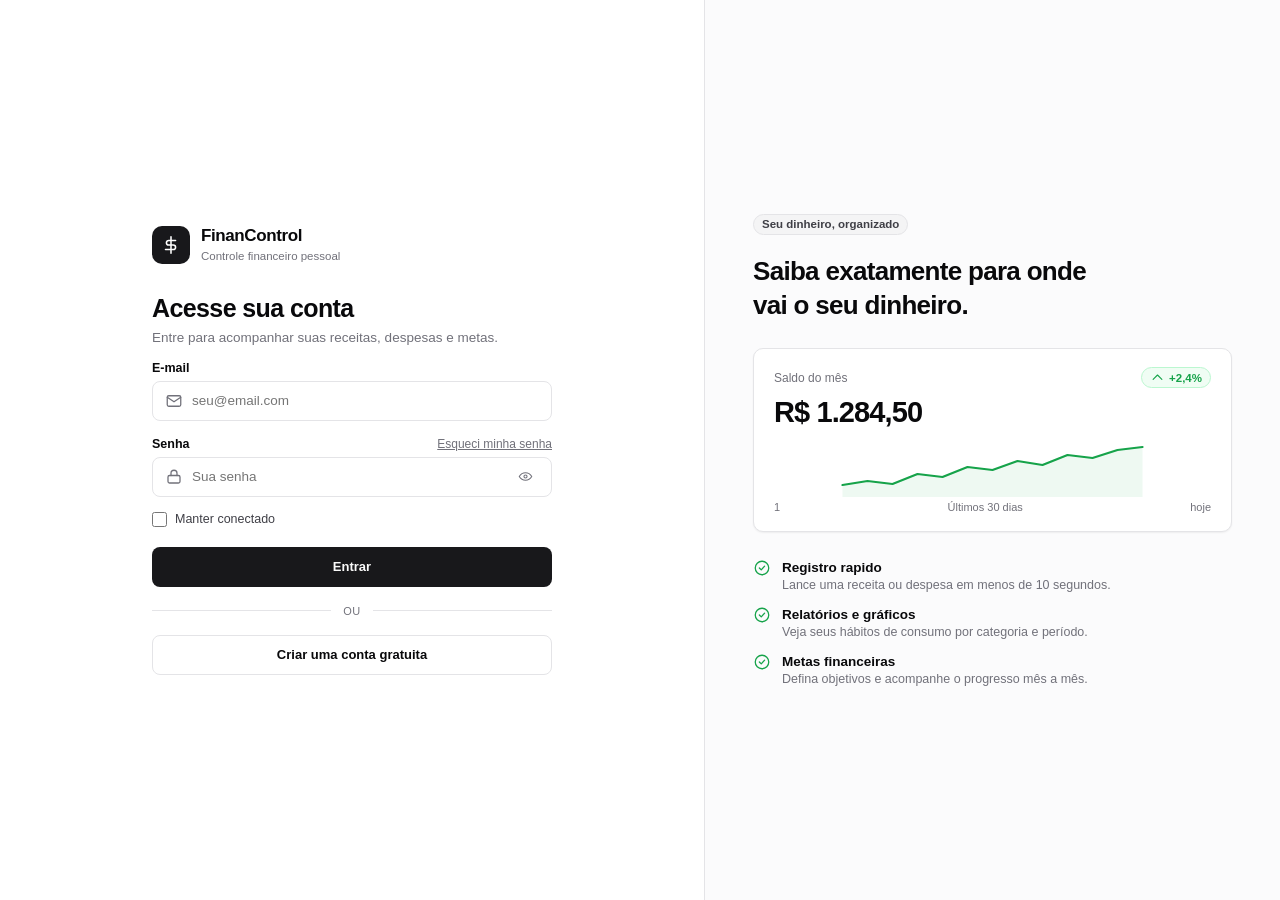
<file: index.html>
<!DOCTYPE html>
<html lang="pt-BR">
<head>
  <meta charset="UTF-8">
  <meta name="viewport" content="width=device-width, initial-scale=1.0">
  <title>Entrar | FinanControl</title>
  <meta name="description" content="FinanControl - aplicativo de controle financeiro pessoal.">
  <link rel="icon" href="assets/favicon.svg" type="image/svg+xml">
  <link rel="stylesheet" href="css/style.css">
</head>
<body>

  <main class="acesso">
    <!-- ----------------------------------------- formulario de acesso -->
    <section class="acesso-form">
      <div class="caixa">

        <div class="marca">
          <div class="simbolo">
            <svg class="icone icone-g" viewBox="0 0 24 24">
              <path d="M12 3v18M17 7H9.5a2.5 2.5 0 0 0 0 5h5a2.5 2.5 0 0 1 0 5H6"/>
            </svg>
          </div>
          <div>
            <b>FinanControl</b>
            <small>Controle financeiro pessoal</small>
          </div>
        </div>

        <h1 class="titulo">Acesse sua conta</h1>
        <p class="subtitulo">Entre para acompanhar suas receitas, despesas e metas.</p>

        <form id="form-login" novalidate>
          <div class="campo">
            <label for="email">E-mail</label>
            <div class="entrada">
              <svg class="icone" viewBox="0 0 24 24">
                <rect x="3" y="5" width="18" height="14" rx="2"/><path d="m3 7 9 6 9-6"/>
              </svg>
              <input type="email" id="email" name="email" placeholder="seu@email.com"
                     autocomplete="email" required>
            </div>
          </div>

          <div class="campo">
            <div class="campo-topo">
              <label for="senha">Senha</label>
              <a href="#" id="link-senha">Esqueci minha senha</a>
            </div>
            <div class="entrada">
              <svg class="icone" viewBox="0 0 24 24">
                <rect x="4" y="10" width="16" height="10" rx="2"/><path d="M8 10V7a4 4 0 0 1 8 0v3"/>
              </svg>
              <input type="password" id="senha" name="senha" placeholder="Sua senha"
                     autocomplete="current-password" required>
              <button type="button" class="botao-icone" id="ver-senha" title="Mostrar senha">
                <svg class="icone icone-p" viewBox="0 0 24 24">
                  <path d="M2 12s3.6-6 10-6 10 6 10 6-3.6 6-10 6S2 12 2 12z"/><circle cx="12" cy="12" r="2.5"/>
                </svg>
              </button>
            </div>
          </div>

          <label class="marcador">
            <input type="checkbox" id="lembrar">
            <span>Manter conectado</span>
          </label>

          <p class="aviso" id="aviso" role="alert"></p>

          <button type="submit" class="botao botao-primario botao-largo" style="margin-top:20px">
            Entrar
          </button>
        </form>

        <div class="divisor"><span>ou</span></div>
        <a href="cadastro.html" class="botao botao-contorno botao-largo">Criar uma conta gratuita</a>
      </div>
    </section>

    <!-- ------------------------------------------------ painel lateral -->
    <aside class="acesso-lado">
      <span class="etiqueta" style="align-self:flex-start;margin-bottom:20px">Seu dinheiro, organizado</span>
      <h2 style="font-size:26px;font-weight:700;letter-spacing:-.7px;line-height:1.3">
        Saiba exatamente para onde<br>vai o seu dinheiro.
      </h2>

      <div class="cartao" style="margin-top:26px;padding:18px 20px">
        <div style="display:flex;align-items:center;justify-content:space-between">
          <span style="font-size:12px;color:var(--texto-suave)">Saldo do mês</span>
          <span class="etiqueta etiqueta-positiva">
            <svg class="icone icone-p" viewBox="0 0 24 24"><path d="m5 15 7-7 7 7"/></svg>+2,4%
          </span>
        </div>
        <div style="font-size:29px;font-weight:700;letter-spacing:-.9px;margin-top:8px">R$ 1.284,50</div>
        <svg viewBox="0 0 300 56" style="width:100%;height:56px;margin-top:12px" aria-hidden="true">
          <polygon points="0,44 25,40 50,43 75,33 100,36 125,26 150,29 175,20 200,24 225,14 250,17 275,9 300,6 300,56 0,56"
                   fill="#16a34a" opacity=".07"/>
          <polyline points="0,44 25,40 50,43 75,33 100,36 125,26 150,29 175,20 200,24 225,14 250,17 275,9 300,6"
                    fill="none" stroke="#16a34a" stroke-width="2.2" stroke-linecap="round" stroke-linejoin="round"/>
        </svg>
        <div class="eixo-legenda"><span>1</span><span>Últimos 30 dias</span><span>hoje</span></div>
      </div>

      <ul style="list-style:none;display:flex;flex-direction:column;gap:13px;margin-top:26px">
        <li style="display:flex;gap:11px;align-items:flex-start">
          <svg class="icone" viewBox="0 0 24 24" style="color:var(--positivo);margin-top:1px">
            <circle cx="12" cy="12" r="9"/><path d="m8.5 12 2.5 2.5 4.5-5"/>
          </svg>
          <div>
            <b style="font-size:13.5px">Registro rapido</b>
            <p style="font-size:12.5px;color:var(--texto-suave);margin-top:2px">
              Lance uma receita ou despesa em menos de 10 segundos.</p>
          </div>
        </li>
        <li style="display:flex;gap:11px;align-items:flex-start">
          <svg class="icone" viewBox="0 0 24 24" style="color:var(--positivo);margin-top:1px">
            <circle cx="12" cy="12" r="9"/><path d="m8.5 12 2.5 2.5 4.5-5"/>
          </svg>
          <div>
            <b style="font-size:13.5px">Relatórios e gráficos</b>
            <p style="font-size:12.5px;color:var(--texto-suave);margin-top:2px">
              Veja seus hábitos de consumo por categoria e período.</p>
          </div>
        </li>
        <li style="display:flex;gap:11px;align-items:flex-start">
          <svg class="icone" viewBox="0 0 24 24" style="color:var(--positivo);margin-top:1px">
            <circle cx="12" cy="12" r="9"/><path d="m8.5 12 2.5 2.5 4.5-5"/>
          </svg>
          <div>
            <b style="font-size:13.5px">Metas financeiras</b>
            <p style="font-size:12.5px;color:var(--texto-suave);margin-top:2px">
              Defina objetivos e acompanhe o progresso mês a mês.</p>
          </div>
        </li>
      </ul>
    </aside>
  </main>

  <script src="js/config.js"></script>
  <script src="js/dados.js"></script>
  <script src="js/login.js"></script>
</body>
</html>
</file>
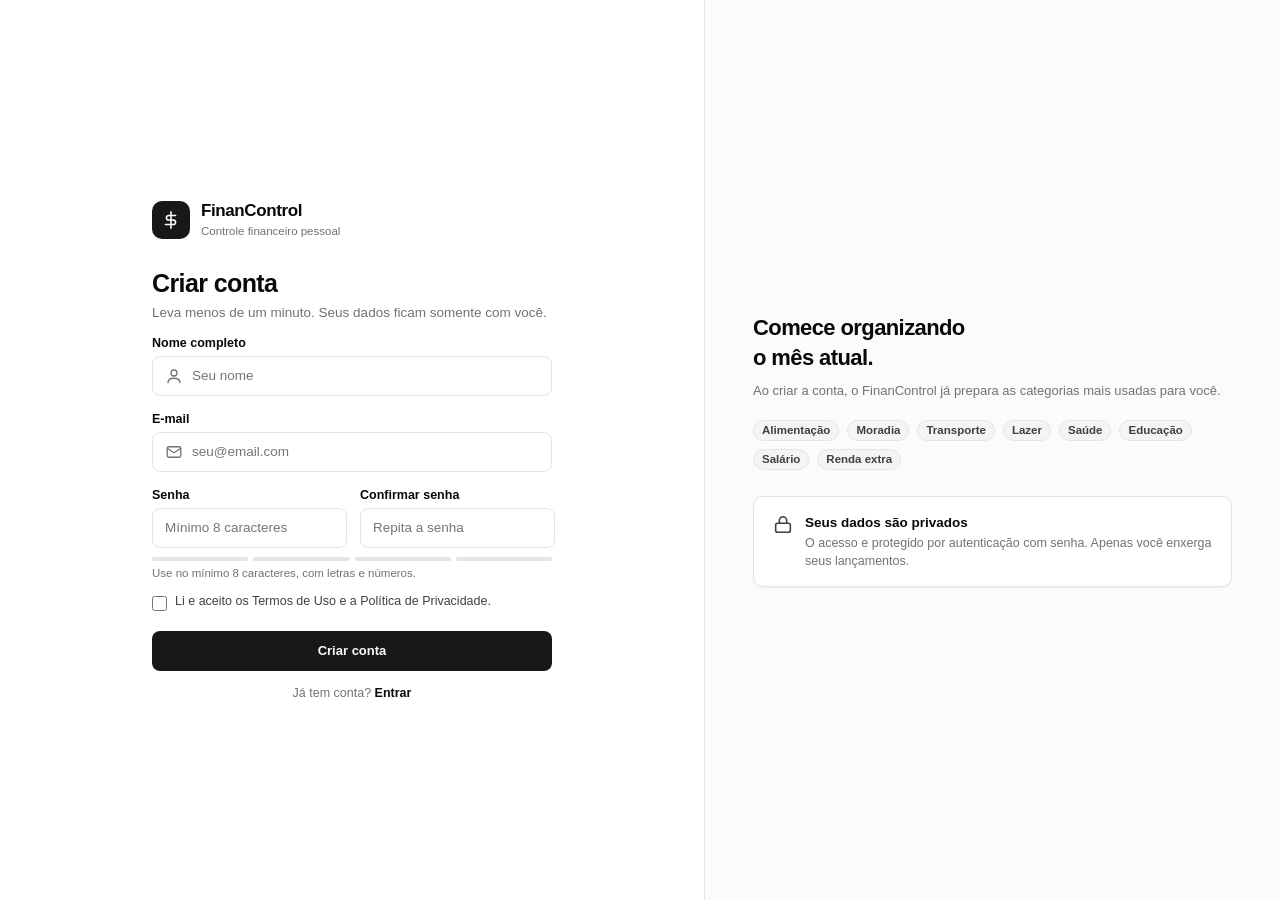
<file: cadastro.html>
<!DOCTYPE html>
<html lang="pt-BR">
<head>
  <meta charset="UTF-8">
  <meta name="viewport" content="width=device-width, initial-scale=1.0">
  <title>Criar conta | FinanControl</title>
  <link rel="icon" href="assets/favicon.svg" type="image/svg+xml">
  <link rel="stylesheet" href="css/style.css">
</head>
<body>

  <main class="acesso">
    <section class="acesso-form">
      <div class="caixa">

        <div class="marca">
          <div class="simbolo">
            <svg class="icone icone-g" viewBox="0 0 24 24">
              <path d="M12 3v18M17 7H9.5a2.5 2.5 0 0 0 0 5h5a2.5 2.5 0 0 1 0 5H6"/>
            </svg>
          </div>
          <div>
            <b>FinanControl</b>
            <small>Controle financeiro pessoal</small>
          </div>
        </div>

        <h1 class="titulo">Criar conta</h1>
        <p class="subtitulo">Leva menos de um minuto. Seus dados ficam somente com você.</p>

        <form id="form-cadastro" novalidate>
          <div class="campo">
            <label for="nome">Nome completo</label>
            <div class="entrada">
              <svg class="icone" viewBox="0 0 24 24">
                <circle cx="12" cy="8" r="4"/><path d="M4 21c0-4 3.6-6 8-6s8 2 8 6"/>
              </svg>
              <input type="text" id="nome" name="nome" placeholder="Seu nome" autocomplete="name" required>
            </div>
          </div>

          <div class="campo">
            <label for="email">E-mail</label>
            <div class="entrada">
              <svg class="icone" viewBox="0 0 24 24">
                <rect x="3" y="5" width="18" height="14" rx="2"/><path d="m3 7 9 6 9-6"/>
              </svg>
              <input type="email" id="email" name="email" placeholder="seu@email.com" autocomplete="email" required>
            </div>
          </div>

          <div class="linha-2">
            <div class="campo">
              <label for="senha">Senha</label>
              <div class="entrada">
                <input type="password" id="senha" name="senha" placeholder="Mínimo 8 caracteres"
                       autocomplete="new-password" required>
              </div>
            </div>
            <div class="campo">
              <label for="confirmar">Confirmar senha</label>
              <div class="entrada">
                <input type="password" id="confirmar" name="confirmar" placeholder="Repita a senha"
                       autocomplete="new-password" required>
              </div>
            </div>
          </div>

          <!-- indicador visual da força da senha (RN02) -->
          <div style="display:flex;gap:5px;margin-top:9px" id="forca">
            <div style="flex:1;height:4px;border-radius:2px;background:var(--borda)"></div>
            <div style="flex:1;height:4px;border-radius:2px;background:var(--borda)"></div>
            <div style="flex:1;height:4px;border-radius:2px;background:var(--borda)"></div>
            <div style="flex:1;height:4px;border-radius:2px;background:var(--borda)"></div>
          </div>
          <p style="font-size:11.5px;color:var(--texto-suave);margin-top:6px" id="forca-texto">
            Use no mínimo 8 caracteres, com letras e números.
          </p>

          <label class="marcador" style="align-items:flex-start">
            <input type="checkbox" id="termos" style="margin-top:2px">
            <span>Li e aceito os Termos de Uso e a Política de Privacidade.</span>
          </label>

          <p class="aviso" id="aviso" role="alert"></p>

          <button type="submit" class="botao botao-primario botao-largo" style="margin-top:20px">
            Criar conta
          </button>
        </form>

        <p style="font-size:12.5px;color:var(--texto-suave);text-align:center;margin-top:15px">
          Já tem conta? <a href="index.html" style="color:var(--texto);font-weight:600">Entrar</a>
        </p>
      </div>
    </section>

    <aside class="acesso-lado">
      <h2 style="font-size:22px;font-weight:700;letter-spacing:-.6px;line-height:1.35">
        Comece organizando<br>o mês atual.
      </h2>
      <p style="font-size:13px;color:var(--texto-suave);margin-top:10px">
        Ao criar a conta, o FinanControl já prepara as categorias mais usadas para você.
      </p>
      <div style="display:flex;flex-wrap:wrap;gap:8px;margin-top:22px">
        <span class="etiqueta">Alimentação</span><span class="etiqueta">Moradia</span>
        <span class="etiqueta">Transporte</span><span class="etiqueta">Lazer</span>
        <span class="etiqueta">Saúde</span><span class="etiqueta">Educação</span>
        <span class="etiqueta">Salário</span><span class="etiqueta">Renda extra</span>
      </div>

      <div class="cartao" style="margin-top:26px;padding:16px 18px">
        <div style="display:flex;gap:11px;align-items:flex-start">
          <svg class="icone icone-g" viewBox="0 0 24 24" style="color:#3f3f46;margin-top:1px">
            <rect x="4" y="10" width="16" height="10" rx="2"/><path d="M8 10V7a4 4 0 0 1 8 0v3"/>
          </svg>
          <div>
            <b style="font-size:13.5px">Seus dados são privados</b>
            <p style="font-size:12.5px;color:var(--texto-suave);margin-top:3px;line-height:1.45">
              O acesso e protegido por autenticação com senha. Apenas você enxerga seus lançamentos.
            </p>
          </div>
        </div>
      </div>
    </aside>
  </main>

  <script src="js/config.js"></script>
  <script src="js/dados.js"></script>
  <script src="js/cadastro.js"></script>
</body>
</html>
</file>
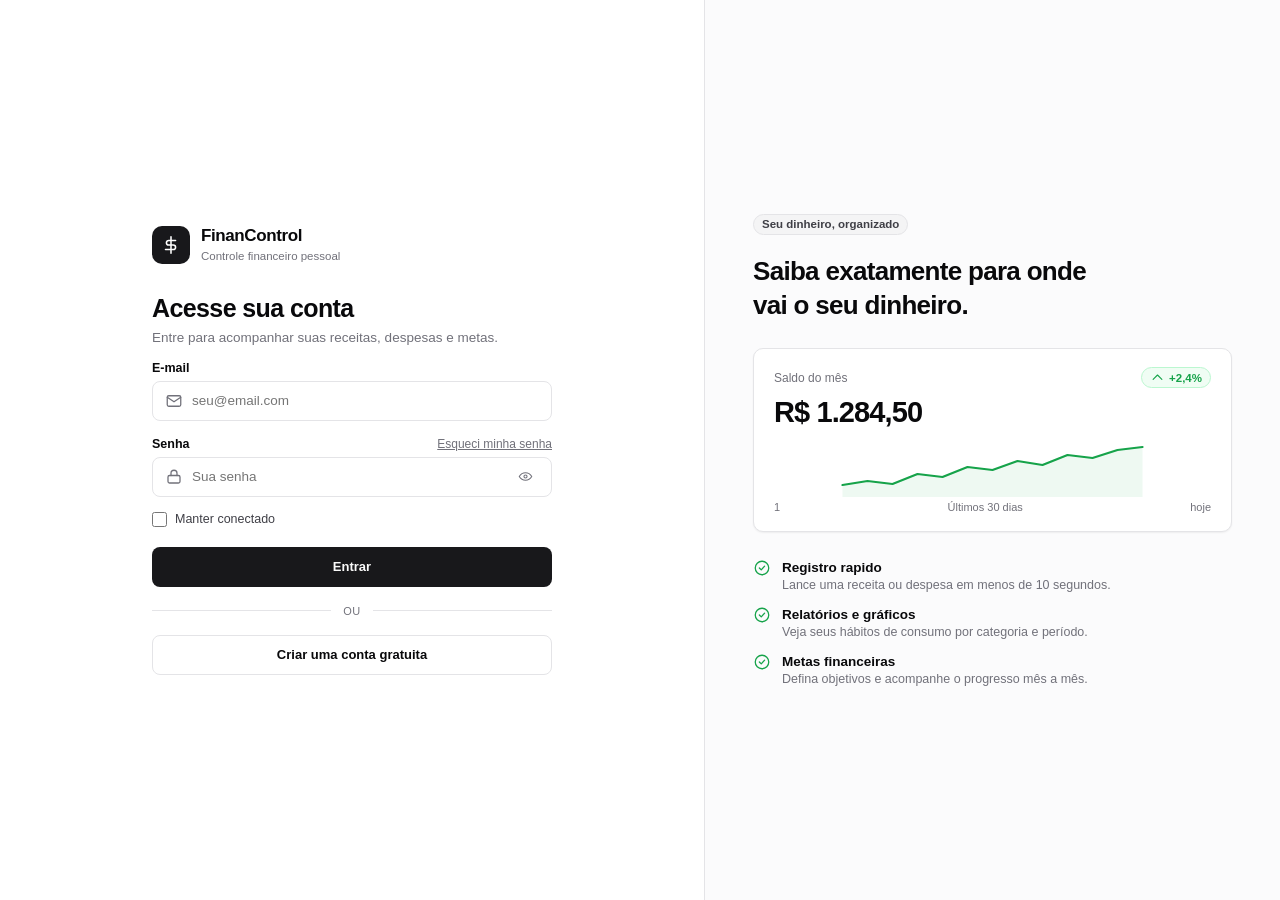
<file: categorias.html>
<!DOCTYPE html>
<html lang="pt-BR">
<head>
  <meta charset="UTF-8">
  <meta name="viewport" content="width=device-width, initial-scale=1.0">
  <title>Categorias | FinanControl</title>
  <link rel="icon" href="assets/favicon.svg" type="image/svg+xml">
  <link rel="stylesheet" href="css/style.css">
</head>
<body>

  <div class="layout">
    <aside class="menu-lateral" id="menu-lateral"></aside>

    <div class="conteudo">
      <header class="barra-topo">
        <div>
          <h1>Categorias</h1>
          <p class="contexto" id="contexto">Carregando...</p>
        </div>
        <div class="acoes-topo">
          <button class="botao botao-primario" id="btn-nova">
            <svg class="icone icone-p" viewBox="0 0 24 24"><path d="M12 5v14M5 12h14"/></svg>
            Nova categoria
          </button>
        </div>
      </header>

      <main class="corpo">
        <section class="grade-2">
          <article class="cartao">
            <div class="cartao-topo" style="padding-bottom:12px">
              <div>
                <div class="cartao-titulo">Categorias de receita</div>
                <div class="cartao-desc" id="resumo-receita">--</div>
              </div>
              <button class="botao botao-contorno botao-p" data-nova="receita">
                <svg class="icone icone-p" viewBox="0 0 24 24"><path d="M12 5v14M5 12h14"/></svg>
                Adicionar
              </button>
            </div>
            <table>
              <thead>
                <tr>
                  <th>Nome</th>
                  <th style="text-align:right">Lançamentos</th>
                  <th style="width:70px"></th>
                </tr>
              </thead>
              <tbody id="lista-receita"></tbody>
            </table>
          </article>

          <article class="cartao">
            <div class="cartao-topo" style="padding-bottom:12px">
              <div>
                <div class="cartao-titulo">Categorias de despesa</div>
                <div class="cartao-desc" id="resumo-despesa">--</div>
              </div>
              <button class="botao botao-contorno botao-p" data-nova="despesa">
                <svg class="icone icone-p" viewBox="0 0 24 24"><path d="M12 5v14M5 12h14"/></svg>
                Adicionar
              </button>
            </div>
            <table>
              <thead>
                <tr>
                  <th>Nome</th>
                  <th style="text-align:right">Lançamentos</th>
                  <th style="width:70px"></th>
                </tr>
              </thead>
              <tbody id="lista-despesa"></tbody>
            </table>
          </article>
        </section>

        <p class="nota-rodape">
          Categorias com lançamentos não podem ser excluídas, para não deixar registros sem
          classificação. Se precisar, renomeie a categoria.
        </p>
      </main>
    </div>
  </div>

  <!-- ========================= modal de categoria ======================== -->
  <div class="fundo-modal" id="modal">
    <div class="modal" role="dialog" aria-modal="true" aria-labelledby="modal-titulo">
      <div class="modal-topo">
        <div>
          <h3 id="modal-titulo">Nova categoria</h3>
          <p id="modal-desc">Organize seus lançamentos do jeito que preferir.</p>
        </div>
        <button class="fechar" id="btn-fechar" aria-label="Fechar">
          <svg class="icone" viewBox="0 0 24 24"><path d="M6 6l12 12M18 6 6 18"/></svg>
        </button>
      </div>

      <form id="form-categoria" novalidate>
        <input type="hidden" id="id">

        <div class="seletor-tipo" id="seletor-tipo">
          <button type="button" id="aba-receita">Receita</button>
          <button type="button" id="aba-despesa" class="ativo">Despesa</button>
        </div>

        <div class="campo">
          <label for="nome">Nome da categoria</label>
          <div class="entrada">
            <input type="text" id="nome" maxlength="40" placeholder="Ex.: Pets, Academia, Assinaturas" required>
          </div>
        </div>

        <p class="aviso" id="aviso" role="alert"></p>

        <div class="botoes-modal">
          <button type="button" class="botao botao-contorno" id="btn-cancelar">Cancelar</button>
          <button type="submit" class="botao botao-primario">Salvar categoria</button>
        </div>
      </form>
    </div>
  </div>

  <script src="js/config.js"></script>
  <script src="js/dados.js"></script>
  <script src="js/comum.js"></script>
  <script src="js/categorias.js"></script>
</body>
</html>
</file>
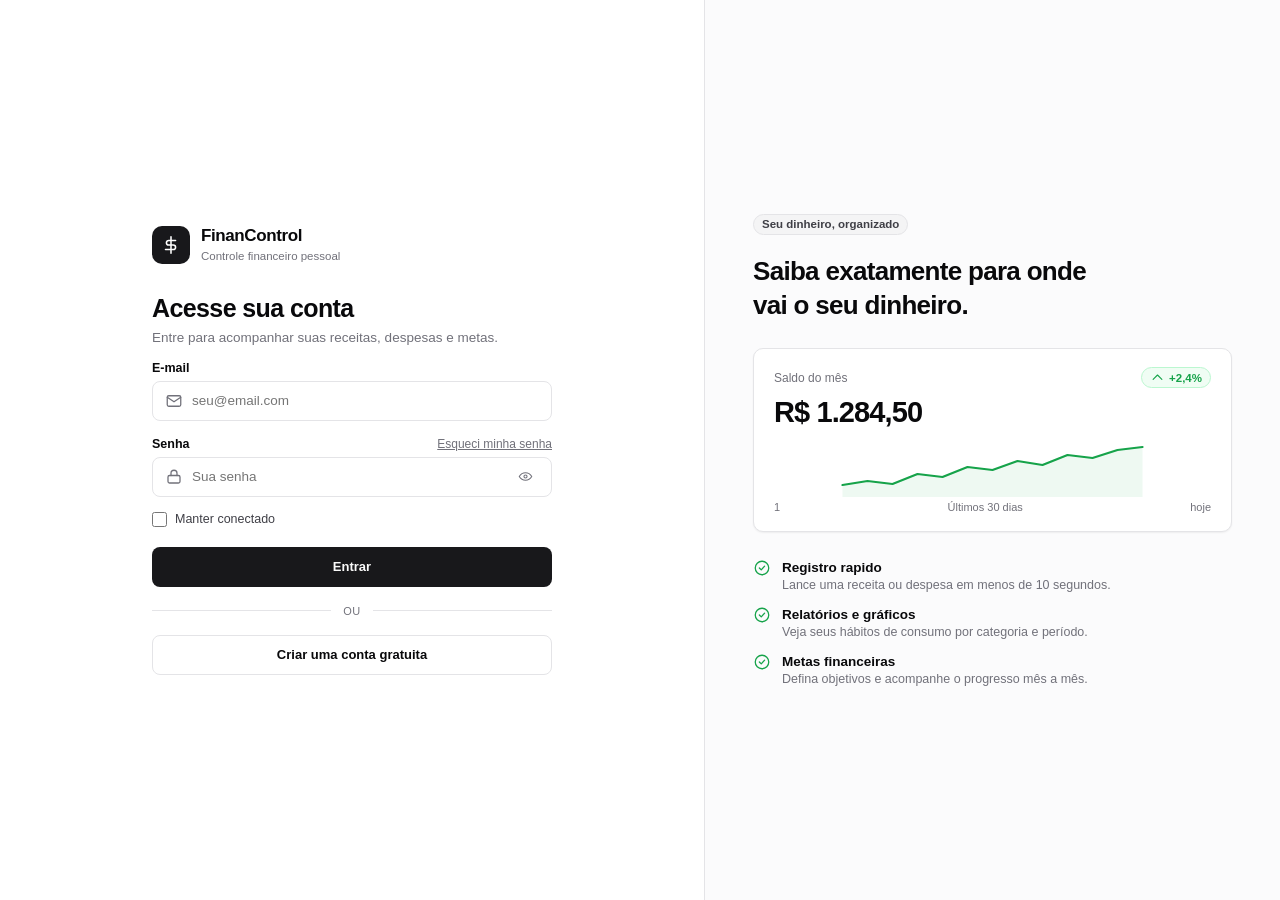
<file: lancamentos.html>
<!DOCTYPE html>
<html lang="pt-BR">
<head>
  <meta charset="UTF-8">
  <meta name="viewport" content="width=device-width, initial-scale=1.0">
  <title>Lançamentos | FinanControl</title>
  <link rel="icon" href="assets/favicon.svg" type="image/svg+xml">
  <link rel="stylesheet" href="css/style.css">
</head>
<body>

  <div class="layout">
    <aside class="menu-lateral" id="menu-lateral"></aside>

    <div class="conteudo">
      <header class="barra-topo">
        <div>
          <h1>Lançamentos</h1>
          <p class="contexto" id="contexto">Carregando...</p>
        </div>
        <div class="acoes-topo">
          <label class="botao botao-contorno" for="mes" style="gap:7px">
            <svg class="icone icone-p" viewBox="0 0 24 24">
              <rect x="3" y="5" width="18" height="16" rx="2"/><path d="M8 3v4M16 3v4M3 10h18"/>
            </svg>
            <input type="month" id="mes" style="border:0;outline:0;font:inherit;font-weight:600;background:transparent">
          </label>
          <button class="botao botao-primario" id="btn-novo">
            <svg class="icone icone-p" viewBox="0 0 24 24"><path d="M12 5v14M5 12h14"/></svg>
            Novo lançamento
          </button>
        </div>
      </header>

      <main class="corpo">
        <!-- filtros -->
        <div style="display:flex;gap:9px;margin-bottom:13px;flex-wrap:wrap">
          <div class="entrada" style="flex:1;min-width:220px;height:36px">
            <svg class="icone icone-p" viewBox="0 0 24 24">
              <circle cx="11" cy="11" r="7"/><path d="m20 20-3.5-3.5"/>
            </svg>
            <input type="search" id="busca" placeholder="Buscar por descrição ou categoria...">
          </div>
          <div class="entrada" style="height:36px;width:170px">
            <select id="filtro-tipo">
              <option value="">Todos os tipos</option>
              <option value="receita">Somente receitas</option>
              <option value="despesa">Somente despesas</option>
            </select>
          </div>
        </div>

        <section class="cartao">
          <table>
            <thead>
              <tr>
                <th>Data</th>
                <th style="width:34%">Descrição</th>
                <th>Categoria</th>
                <th>Forma de pagamento</th>
                <th style="text-align:right">Valor</th>
                <th style="width:70px"></th>
              </tr>
            </thead>
            <tbody id="lista"></tbody>
          </table>
          <div class="cartao-rodape" id="totalizador">--</div>
        </section>
      </main>
    </div>
  </div>

  <!-- ============================ modal de lançamento ============================ -->
  <div class="fundo-modal" id="modal">
    <div class="modal" role="dialog" aria-modal="true" aria-labelledby="modal-titulo">
      <div class="modal-topo">
        <div>
          <h3 id="modal-titulo">Novo lançamento</h3>
          <p>Registre uma receita ou despesa do mês.</p>
        </div>
        <button class="fechar" id="btn-fechar" aria-label="Fechar">
          <svg class="icone" viewBox="0 0 24 24"><path d="M6 6l12 12M18 6 6 18"/></svg>
        </button>
      </div>

      <form id="form-lancamento" novalidate>
        <input type="hidden" id="id">

        <div class="seletor-tipo">
          <button type="button" data-tipo="receita" id="aba-receita">
            <svg class="icone icone-p" viewBox="0 0 24 24"><path d="M12 19V5M5 12l7-7 7 7"/></svg>Receita
          </button>
          <button type="button" data-tipo="despesa" id="aba-despesa">
            <svg class="icone icone-p" viewBox="0 0 24 24" style="color:var(--negativo)">
              <path d="M12 5v14M5 12l7 7 7-7"/></svg>Despesa
          </button>
        </div>

        <div class="campo">
          <label for="valor">Valor</label>
          <div class="entrada alta">
            <span class="prefixo">R$</span>
            <input type="number" id="valor" step="0.01" min="0.01" placeholder="0,00" required>
          </div>
        </div>

        <div class="linha-2" style="margin-top:14px">
          <div class="campo" style="margin-top:0">
            <label for="data">Data</label>
            <div class="entrada">
              <input type="date" id="data" required>
            </div>
          </div>
          <div class="campo" style="margin-top:0">
            <label for="categoria">Categoria</label>
            <div class="entrada">
              <select id="categoria" required></select>
            </div>
          </div>
        </div>

        <div class="campo">
          <label for="descricao">Descrição</label>
          <div class="entrada">
            <input type="text" id="descricao" maxlength="80" placeholder="Ex.: Supermercado" required>
          </div>
        </div>

        <div class="campo" id="bloco-pagamento">
          <label for="pagamento">Forma de pagamento</label>
          <div class="entrada">
            <select id="pagamento"></select>
          </div>
        </div>

        <label class="marcador">
          <input type="checkbox" id="fixa">
          <span id="texto-fixa">Marcar como despesa fixa (repete todo mês)</span>
        </label>

        <p class="aviso" id="aviso" role="alert"></p>

        <div class="botoes-modal">
          <button type="button" class="botao botao-contorno" id="btn-cancelar">Cancelar</button>
          <button type="submit" class="botao botao-primario">Salvar lançamento</button>
        </div>
      </form>
    </div>
  </div>

  <script src="js/config.js"></script>
  <script src="js/dados.js"></script>
  <script src="js/comum.js"></script>
  <script src="js/lancamentos.js"></script>
</body>
</html>
</file>
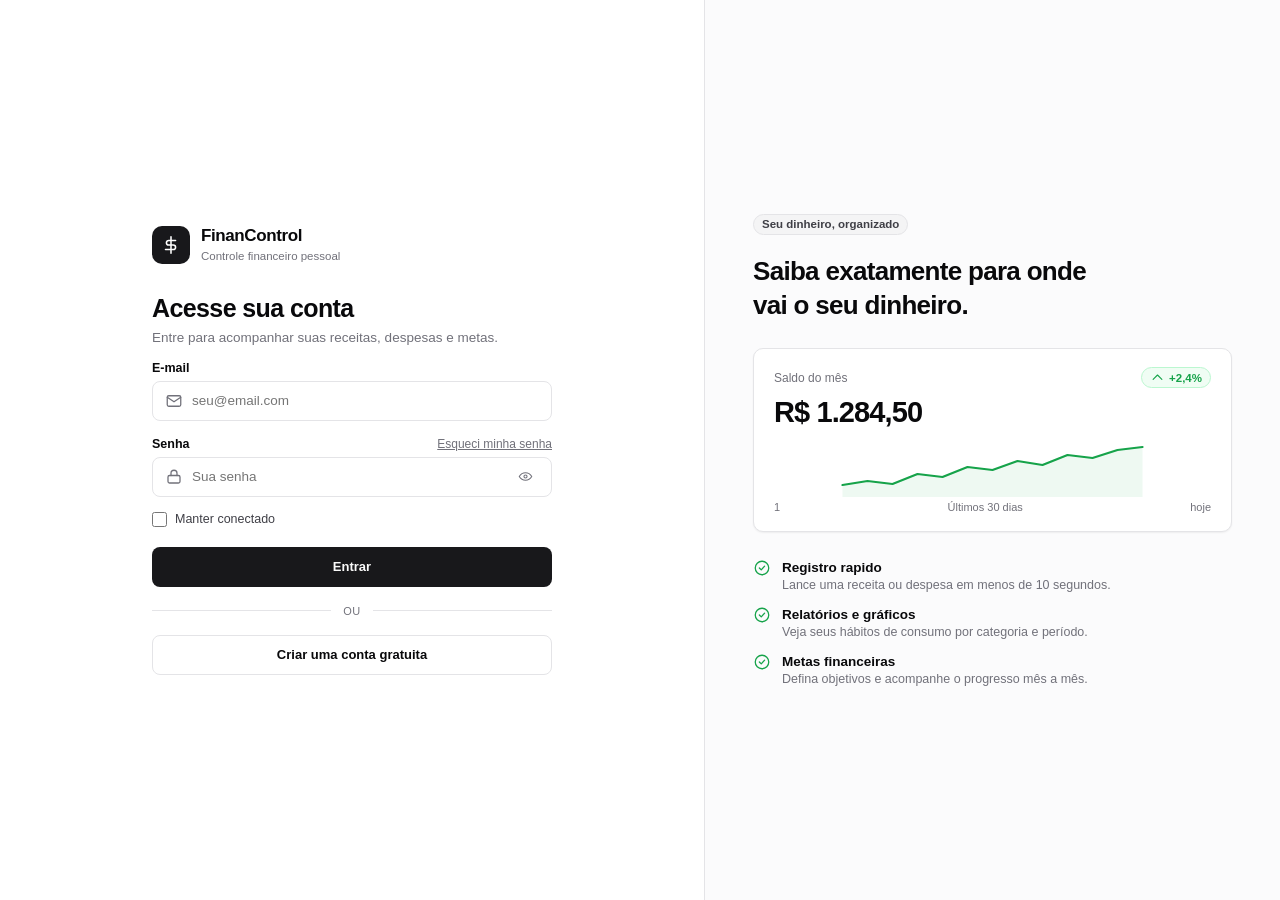
<file: metas.html>
<!DOCTYPE html>
<html lang="pt-BR">
<head>
  <meta charset="UTF-8">
  <meta name="viewport" content="width=device-width, initial-scale=1.0">
  <title>Metas | FinanControl</title>
  <link rel="icon" href="assets/favicon.svg" type="image/svg+xml">
  <link rel="stylesheet" href="css/style.css">
</head>
<body>

  <div class="layout">
    <aside class="menu-lateral" id="menu-lateral"></aside>

    <div class="conteudo">
      <header class="barra-topo">
        <div>
          <h1>Metas financeiras</h1>
          <p class="contexto" id="contexto">Carregando...</p>
        </div>
        <div class="acoes-topo">
          <button class="botao botao-primario" id="btn-nova">
            <svg class="icone icone-p" viewBox="0 0 24 24"><path d="M12 5v14M5 12h14"/></svg>
            Nova meta
          </button>
        </div>
      </header>

      <main class="corpo">
        <section class="grade-3">
          <article class="cartao indicador">
            <div class="rotulo">Total guardado</div>
            <div class="valor" id="total-guardado">R$ 0,00</div>
            <div class="compara" id="info-guardado">--</div>
          </article>
          <article class="cartao indicador">
            <div class="rotulo">Meta mais próxima</div>
            <div class="valor" style="font-size:19px" id="mais-proxima">--</div>
            <div class="compara" id="info-proxima">--</div>
          </article>
          <article class="cartao indicador">
            <div class="rotulo">Objetivo total</div>
            <div class="valor" id="objetivo-total">R$ 0,00</div>
            <div class="compara" id="info-objetivo">--</div>
          </article>
        </section>

        <section class="cartao" style="margin-top:14px">
          <div class="cartao-topo" style="padding-bottom:12px">
            <div>
              <div class="cartao-titulo">Minhas metas</div>
              <div class="cartao-desc" id="resumo-metas">--</div>
            </div>
          </div>
          <table>
            <thead>
              <tr>
                <th style="width:30%">Meta</th>
                <th style="width:24%">Progresso</th>
                <th style="text-align:right">Acumulado</th>
                <th style="text-align:right">Objetivo</th>
                <th>Prazo</th>
                <th>Situação</th>
                <th style="width:70px"></th>
              </tr>
            </thead>
            <tbody id="lista"></tbody>
          </table>
        </section>
      </main>
    </div>
  </div>

  <!-- =========================== modal de meta =========================== -->
  <div class="fundo-modal" id="modal">
    <div class="modal" role="dialog" aria-modal="true" aria-labelledby="modal-titulo">
      <div class="modal-topo">
        <div>
          <h3 id="modal-titulo">Nova meta</h3>
          <p>Defina um objetivo de economia e acompanhe o progresso.</p>
        </div>
        <button class="fechar" id="btn-fechar" aria-label="Fechar">
          <svg class="icone" viewBox="0 0 24 24"><path d="M6 6l12 12M18 6 6 18"/></svg>
        </button>
      </div>

      <form id="form-meta" novalidate>
        <input type="hidden" id="id">

        <div class="campo">
          <label for="descricao">Descrição da meta</label>
          <div class="entrada">
            <input type="text" id="descricao" maxlength="60" placeholder="Ex.: Reserva de emergência" required>
          </div>
        </div>

        <div class="linha-2" style="margin-top:14px">
          <div class="campo" style="margin-top:0">
            <label for="alvo">Valor objetivo</label>
            <div class="entrada">
              <span class="prefixo">R$</span>
              <input type="number" id="alvo" step="0.01" min="0.01" placeholder="0,00" required>
            </div>
          </div>
          <div class="campo" style="margin-top:0">
            <label for="atual">Já guardado</label>
            <div class="entrada">
              <span class="prefixo">R$</span>
              <input type="number" id="atual" step="0.01" min="0" value="0">
            </div>
          </div>
        </div>

        <div class="linha-2" style="margin-top:14px">
          <div class="campo" style="margin-top:0">
            <label for="prazo">Prazo</label>
            <div class="entrada">
              <input type="month" id="prazo" required>
            </div>
          </div>
          <div class="campo" style="margin-top:0">
            <label for="prioridade">Prioridade</label>
            <div class="entrada">
              <select id="prioridade">
                <option>Alta</option>
                <option selected>Média</option>
                <option>Baixa</option>
              </select>
            </div>
          </div>
        </div>

        <p class="aviso" id="aviso" role="alert"></p>

        <div class="botoes-modal">
          <button type="button" class="botao botao-contorno" id="btn-cancelar">Cancelar</button>
          <button type="submit" class="botao botao-primario">Salvar meta</button>
        </div>
      </form>
    </div>
  </div>

  <script src="js/config.js"></script>
  <script src="js/dados.js"></script>
  <script src="js/comum.js"></script>
  <script src="js/metas.js"></script>
</body>
</html>
</file>
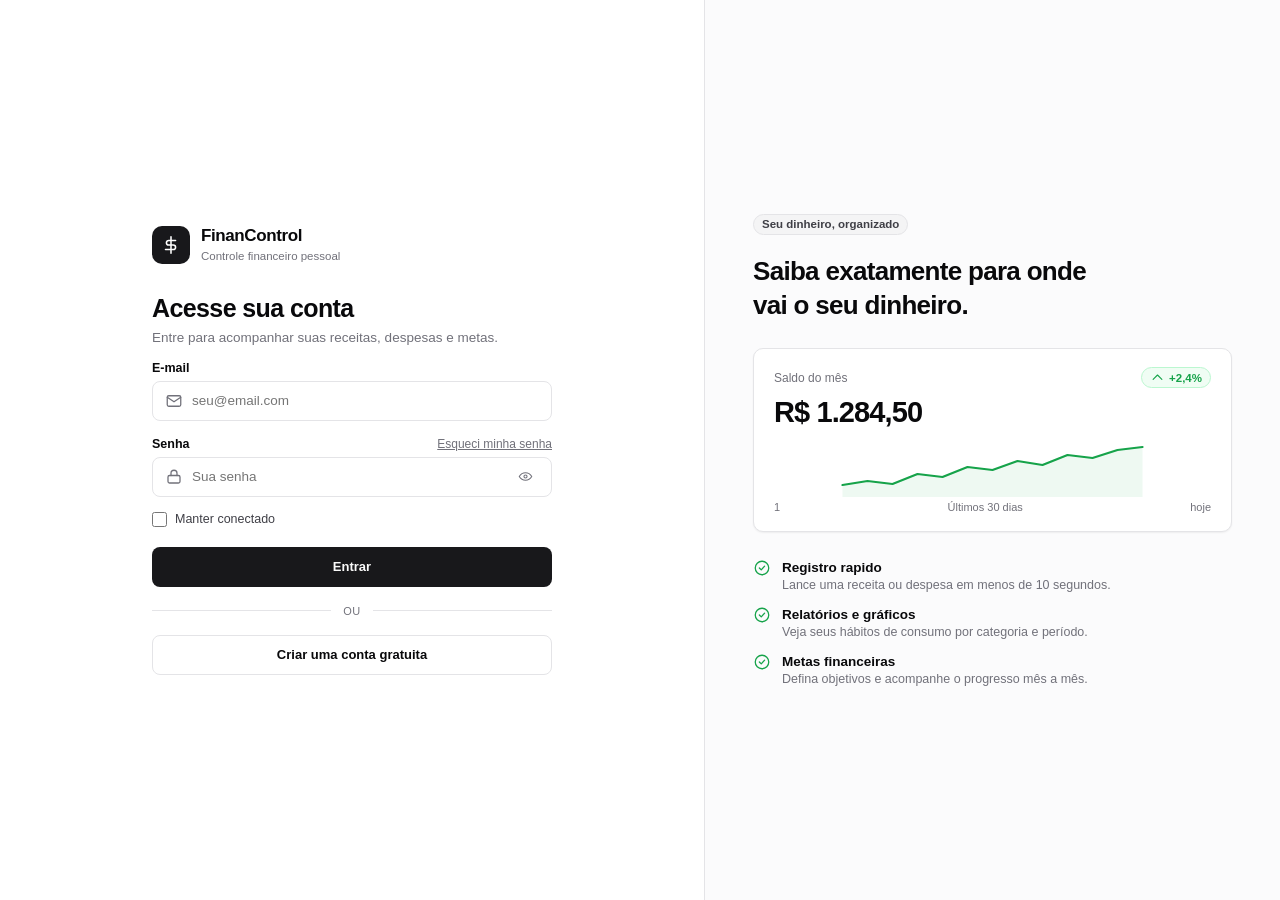
<file: painel.html>
<!DOCTYPE html>
<html lang="pt-BR">
<head>
  <meta charset="UTF-8">
  <meta name="viewport" content="width=device-width, initial-scale=1.0">
  <title>Painel | FinanControl</title>
  <link rel="icon" href="assets/favicon.svg" type="image/svg+xml">
  <link rel="stylesheet" href="css/style.css">
</head>
<body>

  <div class="layout">
    <!-- o menu lateral e montado por js/comum.js -->
    <aside class="menu-lateral" id="menu-lateral"></aside>

    <div class="conteudo">
      <header class="barra-topo">
        <div>
          <h1>Painel</h1>
          <p class="contexto" id="contexto">Carregando...</p>
        </div>
        <div class="acoes-topo">
          <label class="botao botao-contorno" for="mes" style="gap:7px">
            <svg class="icone icone-p" viewBox="0 0 24 24">
              <rect x="3" y="5" width="18" height="16" rx="2"/><path d="M8 3v4M16 3v4M3 10h18"/>
            </svg>
            <input type="month" id="mes" style="border:0;outline:0;font:inherit;font-weight:600;background:transparent">
          </label>
          <a href="lancamentos.html?novo=1" class="botao botao-primario">
            <svg class="icone icone-p" viewBox="0 0 24 24"><path d="M12 5v14M5 12h14"/></svg>
            Novo lançamento
          </a>
        </div>
      </header>

      <main class="corpo">
        <!-- ------------------------------------------- saldo do mês -->
        <section class="cartao destaque">
          <div class="saldo">
            <div class="rotulo">Saldo disponível em <span id="rotulo-mes">--</span></div>
            <div class="numero">
              <span id="saldo">R$ 0,00</span>
              <span class="etiqueta" id="variacao">--</span>
            </div>
            <div class="compara" style="font-size:11.5px;color:var(--texto-suave);margin-top:6px"
                 id="comparativo">--</div>
          </div>
          <div class="grafico">
            <svg viewBox="0 0 620 92" style="width:100%;height:92px" id="grafico-saldo" aria-hidden="true"></svg>
            <div class="eixo-legenda">
              <span id="legenda-inicio">--</span>
              <span>Evolução do saldo acumulado no mês</span>
              <span id="legenda-fim">--</span>
            </div>
          </div>
        </section>

        <!-- ------------------------------------------------ atalhos -->
        <div class="atalhos">
          <a href="lancamentos.html?novo=receita" class="botao botao-contorno botao-p">
            <svg class="icone icone-p" viewBox="0 0 24 24" style="color:var(--positivo)">
              <path d="M12 19V5M5 12l7-7 7 7"/></svg>Nova receita
          </a>
          <a href="lancamentos.html?novo=despesa" class="botao botao-contorno botao-p">
            <svg class="icone icone-p" viewBox="0 0 24 24" style="color:var(--negativo)">
              <path d="M12 5v14M5 12l7 7 7-7"/></svg>Nova despesa
          </a>
          <a href="metas.html" class="botao botao-contorno botao-p">
            <svg class="icone icone-p" viewBox="0 0 24 24">
              <circle cx="12" cy="12" r="8.5"/><circle cx="12" cy="12" r="4"/></svg>Definir meta
          </a>
          <a href="relatorios.html" class="botao botao-contorno botao-p">
            <svg class="icone icone-p" viewBox="0 0 24 24">
              <path d="M3 20h18"/><rect x="5" y="11" width="3.5" height="7" rx="1"/>
              <rect x="10.2" y="6" width="3.5" height="12" rx="1"/>
              <rect x="15.5" y="13.5" width="3.5" height="4.5" rx="1"/></svg>Ver relatórios
          </a>
        </div>

        <!-- -------------------------------------------- indicadores -->
        <section class="grade-3">
          <article class="cartao indicador">
            <div class="rotulo">
              <svg class="icone icone-p" viewBox="0 0 24 24" style="color:var(--positivo)">
                <path d="M12 19V5M5 12l7-7 7 7"/></svg>Receitas do mês
            </div>
            <div class="valor" style="color:var(--positivo)" id="receitas">R$ 0,00</div>
            <div class="compara" id="receitas-info">--</div>
          </article>
          <article class="cartao indicador">
            <div class="rotulo">
              <svg class="icone icone-p" viewBox="0 0 24 24" style="color:var(--negativo)">
                <path d="M12 5v14M5 12l7 7 7-7"/></svg>Despesas do mês
            </div>
            <div class="valor" id="despesas">R$ 0,00</div>
            <div class="compara" id="despesas-info">--</div>
          </article>
          <article class="cartao indicador">
            <div class="rotulo">
              <svg class="icone icone-p" viewBox="0 0 24 24">
                <circle cx="12" cy="12" r="8.5"/><circle cx="12" cy="12" r="4"/></svg>Metas em andamento
            </div>
            <div class="valor" id="metas">0</div>
            <div class="compara" id="metas-info">--</div>
          </article>
        </section>

        <!-- ------------------------------------ últimos lançamentos -->
        <section class="cartao" style="margin-top:14px">
          <div class="cartao-topo" style="padding-bottom:12px">
            <div>
              <div class="cartao-titulo">Últimos lançamentos</div>
              <div class="cartao-desc" id="resumo-lista">--</div>
            </div>
          </div>
          <table>
            <thead>
              <tr>
                <th style="width:44%">Descrição</th>
                <th>Categoria</th>
                <th>Data</th>
                <th style="text-align:right">Valor</th>
              </tr>
            </thead>
            <tbody id="lista"></tbody>
          </table>
          <a href="lancamentos.html" class="cartao-rodape">
            Ver todos os lançamentos
            <svg class="icone icone-p" viewBox="0 0 24 24"><path d="m9 6 6 6-6 6"/></svg>
          </a>
        </section>
      </main>
    </div>
  </div>

  <script src="js/config.js"></script>
  <script src="js/dados.js"></script>
  <script src="js/comum.js"></script>
  <script src="js/painel.js"></script>
</body>
</html>
</file>
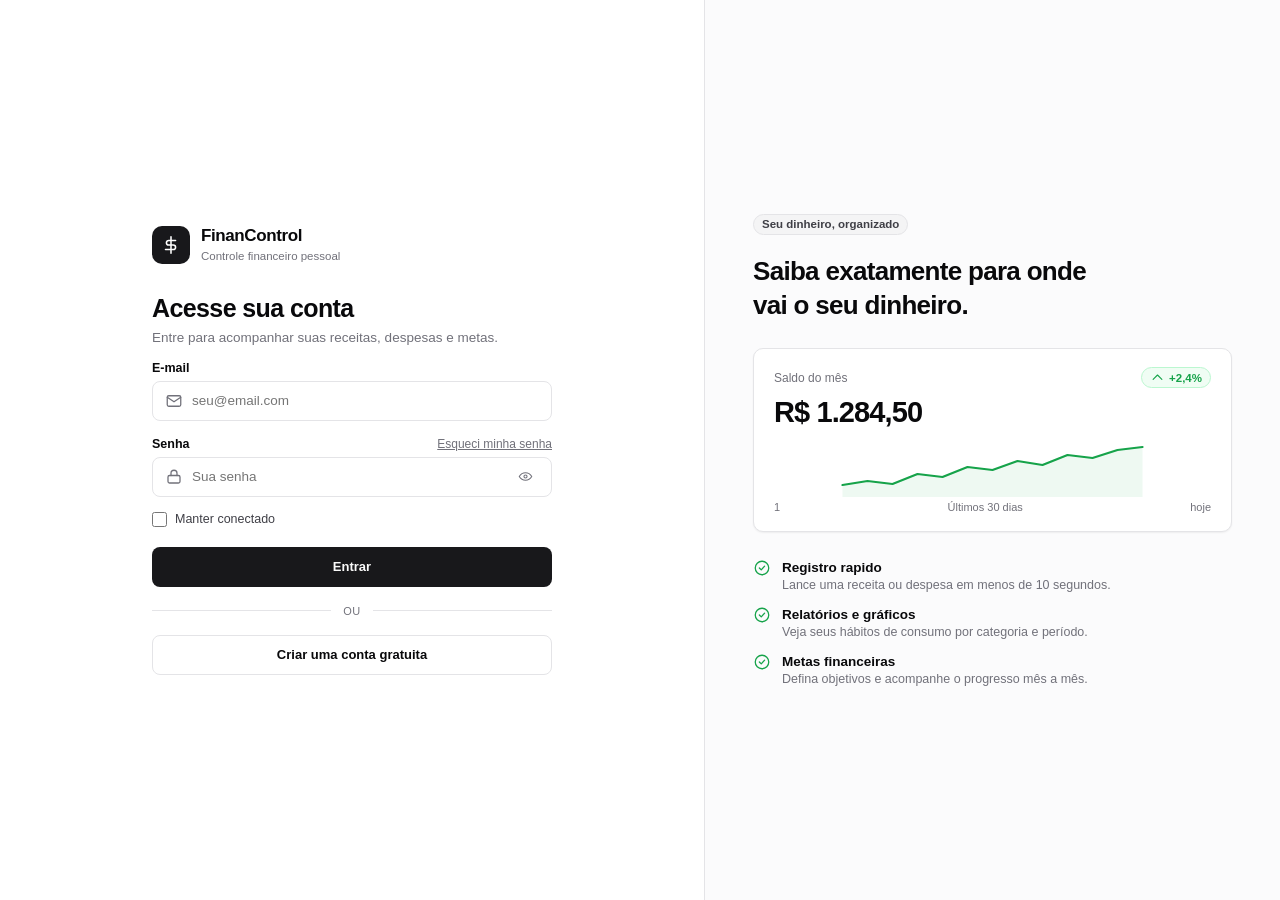
<file: relatorios.html>
<!DOCTYPE html>
<html lang="pt-BR">
<head>
  <meta charset="UTF-8">
  <meta name="viewport" content="width=device-width, initial-scale=1.0">
  <title>Relatórios | FinanControl</title>
  <link rel="icon" href="assets/favicon.svg" type="image/svg+xml">
  <link rel="stylesheet" href="css/style.css">
</head>
<body>

  <div class="layout">
    <aside class="menu-lateral" id="menu-lateral"></aside>

    <div class="conteudo">
      <header class="barra-topo">
        <div>
          <h1>Relatórios</h1>
          <p class="contexto" id="contexto">Carregando...</p>
        </div>
        <div class="acoes-topo">
          <label class="botao botao-contorno" for="mes" style="gap:7px">
            <svg class="icone icone-p" viewBox="0 0 24 24">
              <rect x="3" y="5" width="18" height="16" rx="2"/><path d="M8 3v4M16 3v4M3 10h18"/>
            </svg>
            <input type="month" id="mes" style="border:0;outline:0;font:inherit;font-weight:600;background:transparent">
          </label>
          <button class="botao botao-contorno" id="btn-exportar">
            <svg class="icone icone-p" viewBox="0 0 24 24">
              <path d="M12 3v12M8 11l4 4 4-4"/><path d="M4 17v2a2 2 0 0 0 2 2h12a2 2 0 0 0 2-2v-2"/>
            </svg>
            Exportar CSV
          </button>
        </div>
      </header>

      <main class="corpo">
        <div style="display:grid;grid-template-columns:1.55fr 1fr;gap:14px" class="grade-relatorio">

          <!-- ------------------------- receitas x despesas por mês -->
          <section class="cartao" style="padding:16px 18px">
            <div style="display:flex;justify-content:space-between;align-items:flex-start;gap:12px">
              <div>
                <div class="cartao-titulo">Receitas x Despesas</div>
                <div class="cartao-desc">Comparativo dos últimos 6 meses</div>
              </div>
              <div style="display:flex;gap:14px;font-size:11.5px;color:var(--texto-suave)">
                <span style="display:flex;align-items:center;gap:5px">
                  <i style="width:8px;height:8px;border-radius:50%;background:#16a34a;display:block"></i>Receitas</span>
                <span style="display:flex;align-items:center;gap:5px">
                  <i style="width:8px;height:8px;border-radius:50%;background:#a1a1aa;display:block"></i>Despesas</span>
              </div>
            </div>
            <svg viewBox="0 0 660 260" style="width:100%;height:262px;margin-top:14px" id="grafico-barras"></svg>
          </section>

          <!-- --------------------------------- despesas por categoria -->
          <section class="cartao" style="padding:16px 18px">
            <div class="cartao-titulo">Despesas por categoria</div>
            <div class="cartao-desc" id="desc-categoria">--</div>
            <div style="display:flex;align-items:center;gap:18px;margin-top:12px;flex-wrap:wrap">
              <svg viewBox="0 0 120 120" style="width:132px;height:132px;flex:none" id="rosca"></svg>
              <div style="flex:1;min-width:140px;display:flex;flex-direction:column;gap:9px;font-size:12.5px"
                   id="legenda-categoria"></div>
            </div>
          </section>
        </div>

        <!-- ----------------------------------------- resumo detalhado -->
        <section class="cartao" style="margin-top:14px">
          <div class="cartao-topo" style="padding-bottom:12px">
            <div>
              <div class="cartao-titulo">Resumo por categoria</div>
              <div class="cartao-desc" id="desc-resumo">--</div>
            </div>
          </div>
          <table>
            <thead>
              <tr>
                <th style="width:32%">Categoria</th>
                <th>Lançamentos</th>
                <th style="width:28%">Participação</th>
                <th style="text-align:right">Total no mês</th>
                <th style="text-align:right">Mês anterior</th>
              </tr>
            </thead>
            <tbody id="tabela-categorias"></tbody>
          </table>
        </section>
      </main>
    </div>
  </div>

  <script src="js/config.js"></script>
  <script src="js/dados.js"></script>
  <script src="js/comum.js"></script>
  <script src="js/relatorios.js"></script>
</body>
</html>
</file>
<file: css/style.css>
/* ==========================================================================
   FinanControl - folha de estilo principal
   Projeto Integrador II - Grupo 01 Belem do Piaui
   ========================================================================== */

:root {
  --branco: #ffffff;
  --fundo: #fafafa;
  --texto: #09090b;
  --texto-suave: #71717a;
  --borda: #e4e4e7;
  --cinza-claro: #f4f4f5;
  --primaria: #18181b;
  --primaria-texto: #fafafa;
  --positivo: #16a34a;
  --positivo-fundo: #f0fdf4;
  --positivo-borda: #bbf7d0;
  --negativo: #e11d48;
  --negativo-fundo: #fff1f2;
  --negativo-borda: #fecdd3;
  --raio: 10px;
  --sombra: 0 1px 2px rgba(9, 9, 11, 0.06);
}

* { box-sizing: border-box; margin: 0; padding: 0; }

body {
  font-family: -apple-system, "Segoe UI", Roboto, "Helvetica Neue", Arial, sans-serif;
  background: var(--branco);
  color: var(--texto);
  -webkit-font-smoothing: antialiased;
}

a { color: inherit; text-decoration: none; }
button { font-family: inherit; cursor: pointer; }

/* ---------------------------------------------------------------- icones */
.icone {
  width: 18px; height: 18px; flex: none;
  stroke: currentColor; stroke-width: 1.7; fill: none;
  stroke-linecap: round; stroke-linejoin: round;
}
.icone-p { width: 15px; height: 15px; }
.icone-g { width: 22px; height: 22px; }

/* ============================== TELAS DE ACESSO ========================== */
.acesso { display: flex; min-height: 100vh; }
.acesso-form { flex: 1; display: flex; align-items: center; justify-content: center; padding: 40px 24px; }
.acesso-form .caixa { width: 100%; max-width: 400px; }
.acesso-lado {
  width: 45%; background: #fbfbfc; border-left: 1px solid var(--borda);
  padding: 56px 48px; display: flex; flex-direction: column; justify-content: center;
}

.marca { display: flex; align-items: center; gap: 11px; margin-bottom: 30px; }
.marca .simbolo {
  width: 38px; height: 38px; border-radius: 10px; background: var(--primaria);
  color: #fff; display: flex; align-items: center; justify-content: center;
}
.marca b { font-size: 17px; letter-spacing: -0.4px; display: block; }
.marca small { font-size: 11.5px; color: var(--texto-suave); }

h1.titulo { font-size: 25px; font-weight: 700; letter-spacing: -0.6px; }
p.subtitulo { font-size: 13.5px; color: var(--texto-suave); margin-top: 7px; }

/* ---------------------------------------------------------------- formulario */
.campo { margin-top: 16px; }
.campo label { font-size: 12.5px; font-weight: 600; display: block; margin-bottom: 6px; }
.campo-topo { display: flex; justify-content: space-between; align-items: center; margin-bottom: 6px; }
.campo-topo label { margin-bottom: 0; }
.campo-topo a { font-size: 12px; color: var(--texto-suave); text-decoration: underline; }

.entrada {
  display: flex; align-items: center; gap: 9px;
  height: 40px; padding: 0 12px;
  border: 1px solid var(--borda); border-radius: 8px; background: var(--branco);
}
.entrada:focus-within { border-color: var(--primaria); box-shadow: 0 0 0 3px rgba(24, 24, 27, 0.08); }
.entrada svg { color: var(--texto-suave); }
.entrada input, .entrada select, .entrada textarea {
  flex: 1; border: 0; outline: 0; background: transparent;
  font-family: inherit; font-size: 13.5px; color: var(--texto); min-width: 0;
}
.entrada select { cursor: pointer; }
.entrada.alta { height: 46px; }
.entrada.alta input { font-size: 19px; font-weight: 600; letter-spacing: -0.4px; }
.prefixo { font-size: 13px; color: var(--texto-suave); }

.linha-2 { display: grid; grid-template-columns: 1fr 1fr; gap: 13px; }

.marcador { display: flex; align-items: center; gap: 8px; margin-top: 15px; }
.marcador input { width: 15px; height: 15px; accent-color: var(--primaria); }
.marcador span { font-size: 12.5px; color: #3f3f46; }

/* ---------------------------------------------------------------- botoes */
.botao {
  display: inline-flex; align-items: center; justify-content: center; gap: 7px;
  height: 36px; padding: 0 14px; border-radius: 8px;
  font-size: 13px; font-weight: 600; border: 1px solid transparent;
  white-space: nowrap; transition: opacity .15s;
}
.botao:hover { opacity: .88; }
.botao-primario { background: var(--primaria); color: var(--primaria-texto); }
.botao-contorno { background: var(--branco); border-color: var(--borda); color: var(--texto); }
.botao-texto { background: transparent; color: var(--texto-suave); }
.botao-largo { width: 100%; height: 40px; }
.botao-p { height: 30px; padding: 0 11px; font-size: 12.5px; font-weight: 500; }

.divisor { display: flex; align-items: center; gap: 12px; margin: 18px 0; }
.divisor::before, .divisor::after { content: ""; flex: 1; height: 1px; background: var(--borda); }
.divisor span { font-size: 11px; color: var(--texto-suave); text-transform: uppercase; letter-spacing: .5px; }

.aviso {
  font-size: 12.5px; border-radius: 8px; padding: 10px 12px; margin-top: 14px;
  display: none;
}
.aviso.erro { display: block; background: var(--negativo-fundo); color: var(--negativo); border: 1px solid var(--negativo-borda); }
.aviso.sucesso { display: block; background: var(--positivo-fundo); color: var(--positivo); border: 1px solid var(--positivo-borda); }

/* ============================== LAYOUT INTERNO =========================== */
.layout { display: flex; min-height: 100vh; }

.menu-lateral {
  width: 236px; flex: none; background: #fbfbfc;
  border-right: 1px solid var(--borda); padding: 18px 12px;
  display: flex; flex-direction: column; gap: 4px;
}
.menu-lateral .marca { padding: 6px 10px 18px; margin-bottom: 0; }
.menu-titulo {
  font-size: 11px; font-weight: 600; color: var(--texto-suave);
  text-transform: uppercase; letter-spacing: .6px; padding: 14px 10px 6px;
}
.menu-lateral nav a {
  display: flex; align-items: center; gap: 10px;
  padding: 8px 10px; border-radius: 8px; font-size: 13.5px; color: #3f3f46;
}
.menu-lateral nav a:hover { background: var(--cinza-claro); }
.menu-lateral nav a.ativo { background: var(--cinza-claro); color: var(--texto); font-weight: 600; }

.usuario-rodape {
  margin-top: auto; display: flex; align-items: center; gap: 10px;
  padding: 14px 10px 9px; border-top: 1px solid var(--borda);
}
.avatar {
  width: 30px; height: 30px; border-radius: 50%; background: var(--borda); flex: none;
  display: flex; align-items: center; justify-content: center;
  font-size: 11.5px; font-weight: 700; color: #52525b;
}
.usuario-rodape > div:nth-child(2) { min-width: 0; }
.usuario-rodape b { font-size: 12.5px; display: block; line-height: 1.25;
  white-space: nowrap; overflow: hidden; text-overflow: ellipsis; }
.usuario-rodape span { font-size: 11px; color: var(--texto-suave);
  display: block; white-space: nowrap; overflow: hidden; text-overflow: ellipsis; }
.sair { margin-left: auto; color: var(--texto-suave); background: none; border: 0; padding: 4px; }

.conteudo { flex: 1; min-width: 0; display: flex; flex-direction: column; }
.barra-topo {
  display: flex; align-items: flex-start; justify-content: space-between;
  padding: 22px 28px 16px; gap: 16px; flex-wrap: wrap;
}
.barra-topo h1 {
  font-size: 21px; font-weight: 700; letter-spacing: -0.4px;
  display: flex; align-items: center; gap: 9px;
}
.barra-topo h1::before {
  content: ""; width: 3px; height: 19px; border-radius: 2px; background: var(--primaria);
}
.barra-topo .contexto { font-size: 12.5px; color: var(--texto-suave); margin-top: 4px; margin-left: 12px; }
.acoes-topo { display: flex; gap: 9px; }

.corpo { padding: 0 28px 32px; }

/* ---------------------------------------------------------------- cartoes */
.cartao {
  border: 1px solid var(--borda); border-radius: var(--raio);
  background: var(--branco); box-shadow: var(--sombra);
}
.cartao + .cartao { margin-top: 14px; }
.cartao-topo {
  padding: 15px 18px 0; display: flex; align-items: center;
  justify-content: space-between; gap: 12px;
}
.cartao-titulo { font-size: 13.5px; font-weight: 600; }
.cartao-desc { font-size: 11.5px; color: var(--texto-suave); margin-top: 2px; }
.cartao-rodape {
  border-top: 1px solid var(--borda); padding: 11px; text-align: center;
  font-size: 12.5px; font-weight: 600; color: #3f3f46;
  display: flex; align-items: center; justify-content: center; gap: 6px;
}

.grade-3 { display: grid; grid-template-columns: repeat(3, 1fr); gap: 14px; }
.grade-2 { display: grid; grid-template-columns: repeat(2, 1fr); gap: 14px; align-items: start; }
.grade-2 .cartao + .cartao { margin-top: 0; }
.nota-rodape { font-size: 12px; color: var(--texto-suave); margin-top: 14px; }
.indicador { padding: 15px 17px; }
.indicador .rotulo { font-size: 12px; color: var(--texto-suave); display: flex; align-items: center; gap: 6px; }
.indicador .valor { font-size: 23px; font-weight: 700; letter-spacing: -0.6px; margin-top: 7px; }
.indicador .compara { font-size: 11.5px; color: var(--texto-suave); margin-top: 5px; }

.destaque { padding: 18px 20px; display: flex; gap: 28px; align-items: center; flex-wrap: wrap; }
.destaque .saldo { flex: none; min-width: 300px; }
.destaque .saldo .rotulo { font-size: 12px; color: var(--texto-suave); }
.destaque .saldo .numero {
  font-size: 32px; font-weight: 700; letter-spacing: -1.1px; margin-top: 7px;
  display: flex; align-items: baseline; gap: 10px; flex-wrap: wrap;
}
.destaque .grafico { flex: 1; min-width: 260px; }
.eixo-legenda { display: flex; justify-content: space-between; font-size: 11px; color: var(--texto-suave); }

.atalhos { display: flex; gap: 8px; margin: 14px 0; flex-wrap: wrap; }

/* ---------------------------------------------------------------- etiquetas */
.etiqueta {
  display: inline-flex; align-items: center; gap: 4px; height: 21px; padding: 0 8px;
  border-radius: 999px; font-size: 11.5px; font-weight: 600;
  background: var(--cinza-claro); color: #3f3f46; border: 1px solid var(--borda); white-space: nowrap;
}
.etiqueta-positiva { background: var(--positivo-fundo); color: var(--positivo); border-color: var(--positivo-borda); }
.etiqueta-negativa { background: var(--negativo-fundo); color: var(--negativo); border-color: var(--negativo-borda); }

/* ---------------------------------------------------------------- tabelas */
table { width: 100%; border-collapse: collapse; }
th {
  font-size: 11px; font-weight: 600; color: var(--texto-suave);
  text-transform: uppercase; letter-spacing: .5px; text-align: left;
  padding: 9px 18px; border-bottom: 1px solid var(--borda);
}
td { padding: 10px 18px; font-size: 13px; border-bottom: 1px solid var(--cinza-claro); vertical-align: middle; }
tbody tr:last-child td { border-bottom: none; }
tbody tr:hover td { background: #fafafa; }
.col-num { text-align: right; font-weight: 600; font-variant-numeric: tabular-nums; }
.col-num.receita { color: var(--positivo); }
.suave { color: var(--texto-suave); }
.celula-desc b { font-weight: 600; font-size: 13px; }
.celula-desc span { color: var(--texto-suave); font-size: 12px; margin-left: 7px; }

.acoes-linha { display: flex; gap: 2px; justify-content: flex-end; opacity: 0; }
tbody tr:hover .acoes-linha { opacity: 1; }
.botao-icone {
  width: 28px; height: 28px; border-radius: 7px; border: 1px solid transparent;
  background: transparent; color: var(--texto-suave);
  display: flex; align-items: center; justify-content: center;
}
.botao-icone:hover { border-color: var(--borda); background: var(--branco); color: var(--texto); }
.botao-icone.perigo:hover { color: var(--negativo); border-color: var(--negativo-borda); }

.vazio { padding: 40px 18px; text-align: center; color: var(--texto-suave); font-size: 13px; }

/* ---------------------------------------------------------------- barras */
.barra-progresso { height: 6px; background: var(--cinza-claro); border-radius: 3px; overflow: hidden; }
.barra-progresso div { height: 6px; background: var(--positivo); border-radius: 3px; }

/* ---------------------------------------------------------------- modal */
.fundo-modal {
  position: fixed; inset: 0; background: rgba(9, 9, 11, .45);
  display: none; align-items: center; justify-content: center; padding: 20px; z-index: 50;
}
.fundo-modal.aberto { display: flex; }
.modal {
  width: 100%; max-width: 520px; background: var(--branco);
  border: 1px solid var(--borda); border-radius: 12px;
  box-shadow: 0 18px 50px rgba(0, 0, 0, .22); padding: 24px;
  max-height: 90vh; overflow-y: auto;
}
.modal-topo { display: flex; justify-content: space-between; align-items: flex-start; gap: 12px; }
.modal-topo h3 { font-size: 17px; font-weight: 700; letter-spacing: -0.3px; }
.modal-topo p { font-size: 12.5px; color: var(--texto-suave); margin-top: 4px; }
.fechar { background: none; border: 0; color: var(--texto-suave); padding: 2px; }

.seletor-tipo {
  display: flex; gap: 0; margin-top: 18px; padding: 3px;
  border: 1px solid var(--borda); border-radius: 9px; background: var(--cinza-claro);
}
.seletor-tipo button {
  flex: 1; height: 32px; border-radius: 7px; border: 1px solid transparent;
  background: transparent; color: var(--texto-suave);
  display: flex; align-items: center; justify-content: center; gap: 6px; font-size: 13px;
}
.seletor-tipo button.ativo {
  background: var(--branco); border-color: var(--borda); color: var(--texto); font-weight: 600;
}

.botoes-modal { display: flex; gap: 10px; margin-top: 22px; }
.botoes-modal .botao { flex: 1; height: 38px; }

/* ------------------------------------------- carregamento e falhas da API */
body.carregando::before {
  content: ""; position: fixed; top: 0; left: -40%; z-index: 100;
  width: 40%; height: 3px; background: var(--primaria);
  animation: carregando 1s ease-in-out infinite;
}
@keyframes carregando { to { left: 100%; } }

.faixa-falha {
  display: flex; align-items: center; gap: 10px; margin: 18px 28px 0;
  padding: 10px 12px 10px 14px; border-radius: 8px; font-size: 13px;
  background: var(--negativo-fundo); color: var(--negativo); border: 1px solid var(--negativo-borda);
}
.faixa-falha span { flex: 1; }
.faixa-falha .botao { flex: none; }

button:disabled { opacity: .6; cursor: wait; }

/* ---------------------------------------------------------------- responsivo */
@media (max-width: 900px) {
  .acesso-lado { display: none; }
  .grade-3, .grade-2 { grid-template-columns: 1fr; }
  .destaque .saldo { min-width: 0; }
}
@media (max-width: 720px) {
  .layout { flex-direction: column; }
  .menu-lateral {
    width: 100%; flex-direction: row; align-items: center; overflow-x: auto;
    border-right: 0; border-bottom: 1px solid var(--borda); padding: 10px 12px; gap: 6px;
  }
  .menu-lateral .marca, .menu-titulo, .usuario-rodape { display: none; }
  .menu-lateral nav { display: flex; gap: 6px; }
  .menu-lateral nav a { white-space: nowrap; }
  .barra-topo, .corpo { padding-left: 16px; padding-right: 16px; }
  th:nth-child(2), td:nth-child(2) { display: none; }
}
</file>
